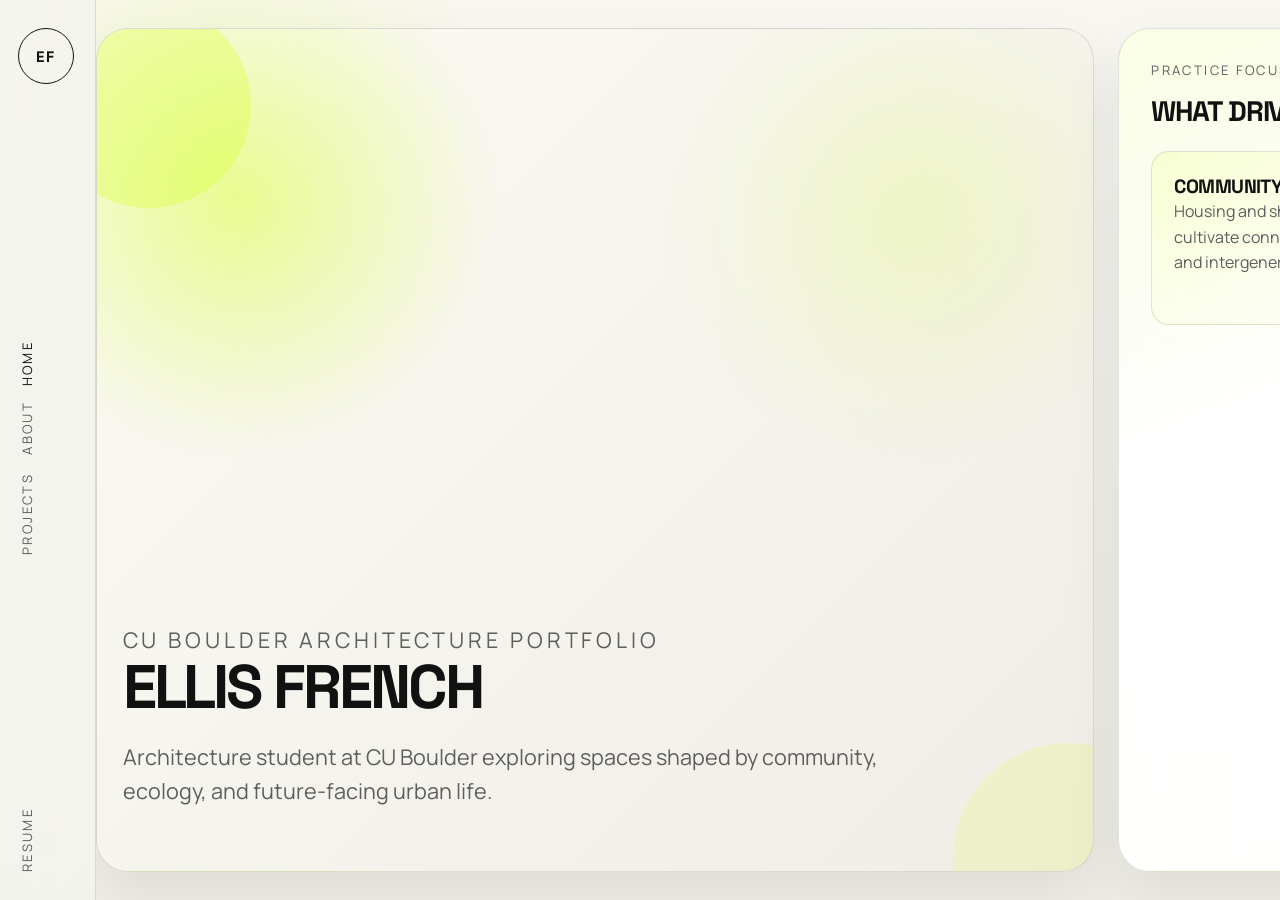
<file: index.html>
<!DOCTYPE html>
<html lang="en">
  <head>
    <meta charset="UTF-8" />
    <meta name="viewport" content="width=device-width, initial-scale=1.0" />
    <title>Ellis French | Architecture Portfolio</title>
    <meta
      name="description"
      content="Architecture portfolio featuring community-centered housing, ecological education, and speculative civic design work."
    />
    <link rel="preconnect" href="https://fonts.googleapis.com" />
    <link rel="preconnect" href="https://fonts.gstatic.com" crossorigin />
    <link
      href="https://fonts.googleapis.com/css2?family=Manrope:wght@400;500;600;700;800&family=Space+Grotesk:wght@500;700&display=swap"
      rel="stylesheet"
    />
    <link rel="stylesheet" href="styles.css" />
  </head>
  <body class="home-page">
    <div class="cursor-orb" data-cursor-orb aria-hidden="true"></div>
    <div class="site-shell">
      <nav class="side-nav" aria-label="Primary">
        <a class="brand-mark" href="index.html" aria-label="Homepage">EF</a>
        <div class="nav-links">
          <a class="nav-link" href="index.html" aria-current="page">Home</a>
          <a class="nav-link" href="about.html">About</a>
          <a class="nav-link" href="#projects">Projects</a>
        </div>
        <div class="nav-footer">
          <a class="resume-link" href="assets/resume/resume.pdf" target="_blank" rel="noopener">Resume</a>
        </div>
      </nav>

      <main class="page page-horizontal">
        <section class="hero">
          <div class="hero-copy">
            <p class="eyebrow">CU Boulder Architecture Portfolio</p>
            <h1>Ellis French</h1>
            <p>
              Architecture student at CU Boulder exploring spaces shaped by community, ecology, and future-facing urban life.
            </p>
          </div>
        </section>

        <section class="section">
          <div class="section-header">
            <div>
              <p class="section-label">Practice Focus</p>
              <h2 class="section-title">What Drives The Work</h2>
            </div>
          </div>
          <div class="rail">
            <article class="rail-card">
              <h3 class="info-title">Community</h3>
              <p class="info-copy">
                Housing and shared spaces that cultivate connection, wellbeing, and intergenerational support.
              </p>
            </article>
            <article class="rail-card">
              <h3 class="info-title">Ecology</h3>
              <p class="info-copy">
                Spatial systems that reveal environmental relationships and invite stewardship through experience.
              </p>
            </article>
            <article class="rail-card">
              <h3 class="info-title">Speculation</h3>
              <p class="info-copy">
                Forward-looking proposals that explore how architecture mediates civic life, technology, and public access.
              </p>
            </article>
          </div>
        </section>

        <section class="section" id="projects">
          <div class="section-header">
            <div>
              <p class="section-label">Selected Work</p>
              <h2 class="section-title">Projects</h2>
            </div>
            <p class="footer-copy">Each project page includes the complete image set and full description.</p>
          </div>

          <div class="project-grid">
            <a class="project-card" href="project-building-intergenerational-bonds.html" data-hover-label="Open">
              <div class="project-card-media">
                <img
                  src="assets/projects/building-intergenerational-bonds/Image10_000.jpg"
                  alt="Exterior rendering of affordable intergenerational housing project"
                />
              </div>
              <div class="project-card-body">
                <div>
                  <p class="project-tag">Housing / Community</p>
                  <h3>Building Intergenerational Bonds</h3>
                </div>
                <p>
                  Affordable co-housing for families and seniors, layering community space, private space, and
                  connected clusters of units within a compact urban site.
                </p>
                <div class="project-card-footer">
                  <span class="arrow-link">View Project</span>
                  <span class="project-tag">14 images</span>
                </div>
              </div>
            </a>

            <a class="project-card" href="project-prompting-ecosystem-education.html" data-hover-label="Open">
              <div class="project-card-media">
                <img
                  src="assets/projects/prompting-ecosystem-education/perspective_render.jpg"
                  alt="Waterside rendering for ecosystem education project"
                />
              </div>
              <div class="project-card-body">
                <div>
                  <p class="project-tag">Landscape / Education</p>
                  <h3>Prompting Ecosystem Education</h3>
                </div>
                <p>
                  An interactive river-edge intervention in downtown Denver that reveals watershed relationships while
                  collecting and filtering runoff water.
                </p>
                <div class="project-card-footer">
                  <span class="arrow-link">View Project</span>
                  <span class="project-tag">5 images</span>
                </div>
              </div>
            </a>

            <a class="project-card" href="project-rethinking-ai-data-centers.html" data-hover-label="Open">
              <div class="project-card-media">
                <img
                  src="assets/projects/rethinking-ai-data-centers/multivalent_drawing.png"
                  alt="Axonometric drawing of speculative AI data center concept"
                />
              </div>
              <div class="project-card-body">
                <div>
                  <p class="project-tag">Speculation / Civic Tech</p>
                  <h3>Rethinking AI Data Centers</h3>
                </div>
                <p>
                  A speculative reimagining of data centers as local community hubs built from adaptable nodes that
                  mediate new forms of interaction between people and AI.
                </p>
                <div class="project-card-footer">
                  <span class="arrow-link">View Project</span>
                  <span class="project-tag">6 images</span>
                </div>
              </div>
            </a>
          </div>
        </section>

        <footer class="site-footer">
          <p class="footer-copy">For collaborations, internships, and conversations: ellisfrench22@gmail.com</p>
          <div class="footer-actions">
            <a class="button-link" href="about.html">About</a>
            <a class="button-link" href="assets/resume/resume.pdf" target="_blank" rel="noopener">Download Resume</a>
          </div>
        </footer>
      </main>
    </div>

    <script src="script.js"></script>
  </body>
</html>
</file>
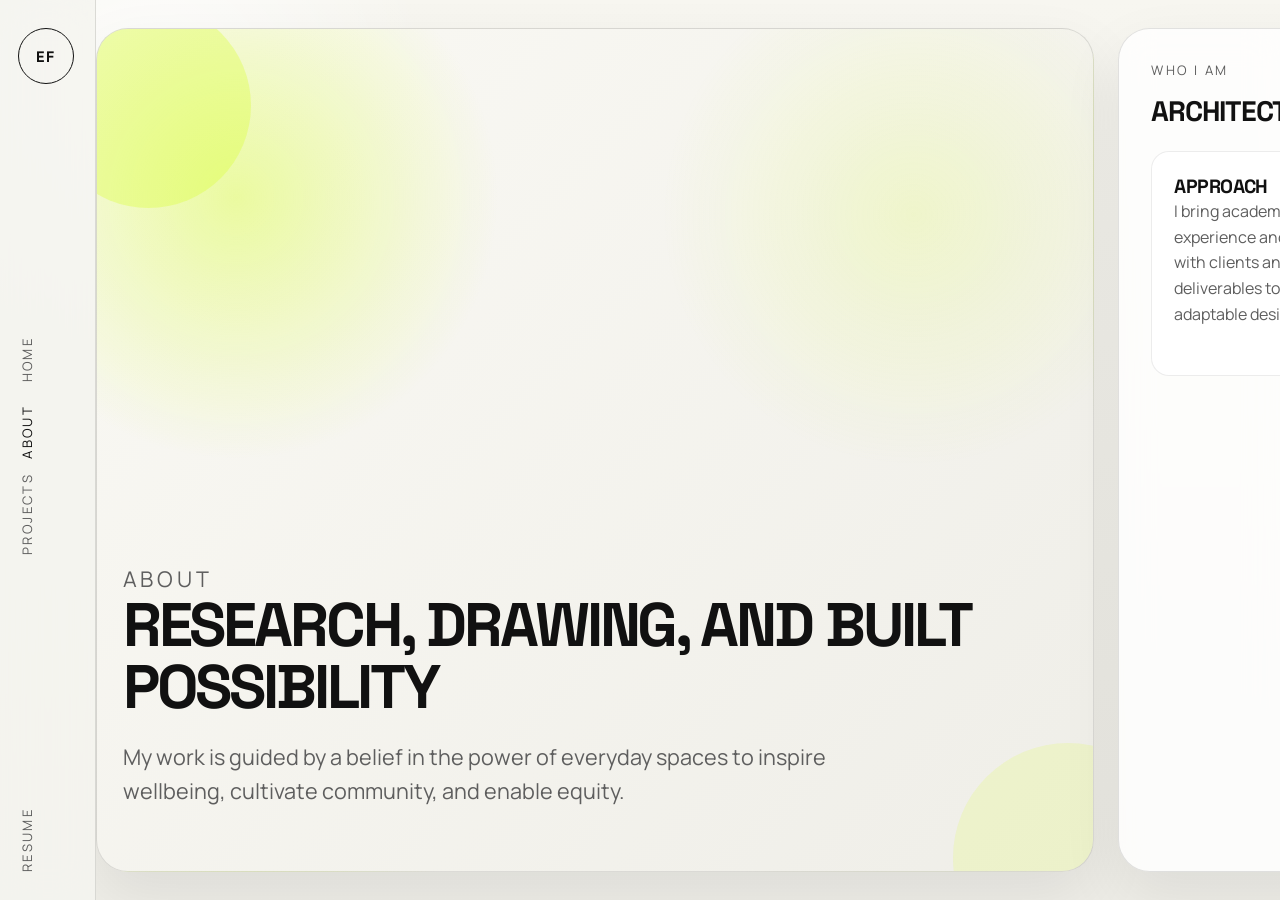
<file: about.html>
<!DOCTYPE html>
<html lang="en">
  <head>
    <meta charset="UTF-8" />
    <meta name="viewport" content="width=device-width, initial-scale=1.0" />
    <title>About | Ellis French</title>
    <meta
      name="description"
      content="About page for a CU Boulder architecture student focused on community, ecological design, and research-informed practice."
    />
    <link rel="preconnect" href="https://fonts.googleapis.com" />
    <link rel="preconnect" href="https://fonts.gstatic.com" crossorigin />
    <link
      href="https://fonts.googleapis.com/css2?family=Manrope:wght@400;500;600;700;800&family=Space+Grotesk:wght@500;700&display=swap"
      rel="stylesheet"
    />
    <link rel="stylesheet" href="styles.css" />
  </head>
  <body>
    <div class="cursor-orb" data-cursor-orb aria-hidden="true"></div>
    <div class="site-shell">
      <nav class="side-nav" aria-label="Primary">
        <a class="brand-mark" href="index.html" aria-label="Homepage">EF</a>
        <div class="nav-links">
          <a class="nav-link" href="index.html">Home</a>
          <a class="nav-link" href="about.html" aria-current="page">About</a>
          <a class="nav-link" href="index.html#projects">Projects</a>
        </div>
        <div class="nav-footer">
          <a class="resume-link" href="assets/resume/resume.pdf" target="_blank" rel="noopener">Resume</a>
        </div>
      </nav>

      <main class="page page-horizontal">
        <section class="hero">
          <div class="hero-copy">
            <p class="eyebrow">About</p>
            <h1>Research, Drawing, And Built Possibility</h1>
            <p>
              My work is guided by a belief in the power of everyday spaces to inspire wellbeing, cultivate
              community, and enable equity.
            </p>
          </div>
        </section>

        <section class="section">
          <div class="section-header">
            <div>
              <p class="section-label">Who I Am</p>
              <h2 class="section-title">Architecture Student At CU Boulder</h2>
            </div>
          </div>
          <div class="info-grid">
            <article class="info-card">
              <h3 class="info-title">Approach</h3>
              <p class="info-copy">
                I bring academic research experience and real-world work with clients and design deliverables to a
                comprehensive, adaptable design process.
              </p>
            </article>
            <article class="info-card">
              <h3 class="info-title">Specializations</h3>
              <p class="info-copy">
                Community-centered housing, ecological education spaces, speculative civic design, and visual
                storytelling through drawings, sections, diagrams, and immersive renderings.
              </p>
            </article>
            <article class="info-card">
              <h3 class="info-title">Experience</h3>
              <p class="info-copy">
                Experience includes an internship at Caddis Collaborative and research assistant work with the BioMod
                Lab at the University of Colorado Boulder.
              </p>
            </article>
          </div>
        </section>

        <section class="section">
          <div class="section-header">
            <div>
              <p class="section-label">What I Do</p>
              <h2 class="section-title">Current Focus</h2>
            </div>
          </div>
          <div class="stats-grid">
            <article class="stat-card">
              <p class="stat-value">01</p>
              <p class="stat-label">Designing shared spaces that support connection, care, and daily belonging.</p>
            </article>
            <article class="stat-card">
              <p class="stat-value">02</p>
              <p class="stat-label">Building environmental literacy through spatial experiences tied to site and systems.</p>
            </article>
            <article class="stat-card">
              <p class="stat-value">03</p>
              <p class="stat-label">Testing future architectural typologies that respond to technology and civic life.</p>
            </article>
          </div>
        </section>

        <footer class="site-footer">
          <p class="footer-copy">Reach out at ellisfrench22@gmail.com or open the resume for full experience details.</p>
          <div class="footer-actions">
            <a class="button-link" href="assets/resume/resume.pdf" target="_blank" rel="noopener">Download Resume</a>
            <a class="button-link" href="index.html#projects">View Projects</a>
          </div>
        </footer>
      </main>
    </div>

    <script src="script.js"></script>
  </body>
</html>
</file>
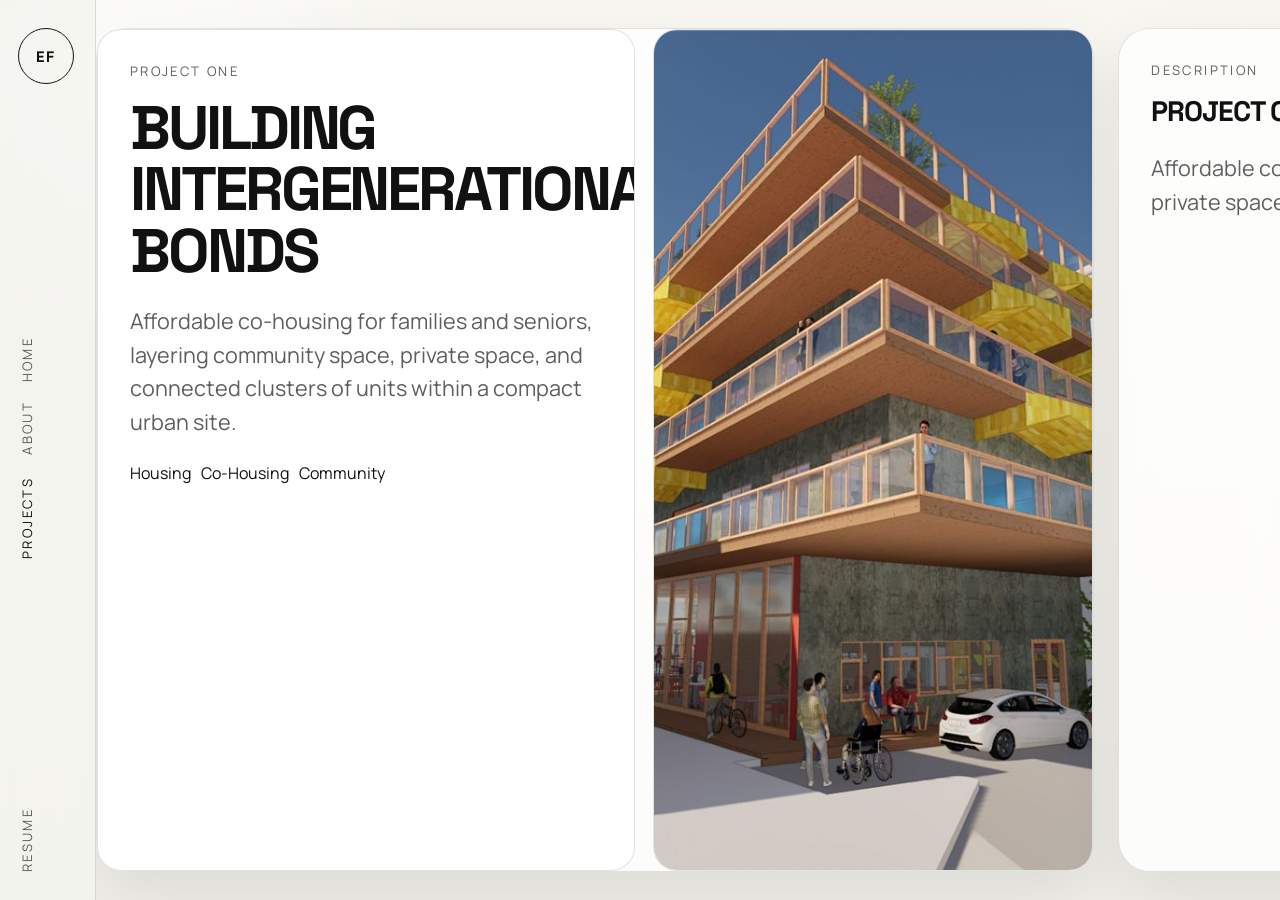
<file: project-building-intergenerational-bonds.html>
<!DOCTYPE html>
<html lang="en">
  <head>
    <meta charset="UTF-8" />
    <meta name="viewport" content="width=device-width, initial-scale=1.0" />
    <title>Building Intergenerational Bonds | Ellis French</title>
    <meta
      name="description"
      content="Affordable intergenerational co-housing project with layered community and private spaces."
    />
    <link rel="preconnect" href="https://fonts.googleapis.com" />
    <link rel="preconnect" href="https://fonts.gstatic.com" crossorigin />
    <link
      href="https://fonts.googleapis.com/css2?family=Manrope:wght@400;500;600;700;800&family=Space+Grotesk:wght@500;700&display=swap"
      rel="stylesheet"
    />
    <link rel="stylesheet" href="styles.css" />
  </head>
  <body class="page-bonds">
    <div class="cursor-orb" data-cursor-orb aria-hidden="true"></div>
    <div class="site-shell">
      <nav class="side-nav" aria-label="Primary">
        <a class="brand-mark" href="index.html" aria-label="Homepage">EF</a>
        <div class="nav-links">
          <a class="nav-link" href="index.html">Home</a>
          <a class="nav-link" href="about.html">About</a>
          <a class="nav-link" href="index.html#projects" aria-current="page">Projects</a>
        </div>
        <div class="nav-footer">
          <a class="resume-link" href="assets/resume/resume.pdf" target="_blank" rel="noopener">Resume</a>
        </div>
      </nav>

      <main class="page page-horizontal">
        <section class="project-hero">
          <div class="project-panel">
            <p class="eyebrow">Project One</p>
            <h1 class="page-title">Building Intergenerational Bonds</h1>
            <p class="project-summary">
              Affordable co-housing for families and seniors, layering community space, private space, and connected
              clusters of units within a compact urban site.
            </p>
            <div class="project-meta">
              <span class="pill">Housing</span>
              <span class="pill">Co-Housing</span>
              <span class="pill">Community</span>
            </div>
          </div>
          <div class="project-cover">
            <img
              src="assets/projects/building-intergenerational-bonds/Image10_000.jpg"
              alt="Perspective of intergenerational housing exterior"
            />
          </div>
        </section>

        <section class="section">
          <div class="section-header">
            <div>
              <p class="section-label">Description</p>
              <h2 class="section-title">Project Overview</h2>
            </div>
          </div>
          <p class="lede">
            Affordable co-housing for families and seniors, layering community space, private space, and connected
            clusters of units within a compact urban site.
          </p>
        </section>

        <section class="section">
          <div class="section-header">
            <div>
              <p class="section-label">Full Gallery</p>
              <h2 class="section-title">Images</h2>
            </div>
          </div>
          <div class="gallery-grid">
            <figure class="gallery-item wide">
              <img src="assets/projects/building-intergenerational-bonds/Image10_000.jpg" alt="Exterior rendering" />
              <figcaption class="gallery-caption">Exterior rendering showing the project within its urban context.</figcaption>
            </figure>
            <figure class="gallery-item">
              <img src="assets/projects/building-intergenerational-bonds/Image1.jpg" alt="Interior community rendering" />
              <figcaption class="gallery-caption">Interior community space emphasizing color, openness, and activity.</figcaption>
            </figure>
            <figure class="gallery-item">
              <img src="assets/projects/building-intergenerational-bonds/Image12.jpg" alt="Atrium rendering" />
              <figcaption class="gallery-caption">Sectional interior view of circulation and social overlap.</figcaption>
            </figure>
            <figure class="gallery-item">
              <img src="assets/projects/building-intergenerational-bonds/Image3.jpg" alt="Shared dining rendering" />
              <figcaption class="gallery-caption">Shared dining and work area designed for daily interaction.</figcaption>
            </figure>
            <figure class="gallery-item">
              <img src="assets/projects/building-intergenerational-bonds/Image4.jpg" alt="Residential interior rendering" />
              <figcaption class="gallery-caption">Residential interior balancing privacy and warmth.</figcaption>
            </figure>
            <figure class="gallery-item">
              <img src="assets/projects/building-intergenerational-bonds/Image5.jpg" alt="Lobby rendering" />
              <figcaption class="gallery-caption">Circulation and arrival space with strong color zoning.</figcaption>
            </figure>
            <figure class="gallery-item">
              <img src="assets/projects/building-intergenerational-bonds/Image6.jpg" alt="Upper level rendering" />
              <figcaption class="gallery-caption">Upper-level shared space with generous daylight.</figcaption>
            </figure>
            <figure class="gallery-item">
              <img src="assets/projects/building-intergenerational-bonds/Image7.jpg" alt="Outdoor terrace rendering" />
              <figcaption class="gallery-caption">Outdoor terrace programmed for gathering and recreation.</figcaption>
            </figure>
            <figure class="gallery-item">
              <img src="assets/projects/building-intergenerational-bonds/Image8.jpg" alt="Nighttime exterior rendering" />
              <figcaption class="gallery-caption">Evening exterior view highlighting accessibility and comfort.</figcaption>
            </figure>
            <figure class="gallery-item wide">
              <img src="assets/projects/building-intergenerational-bonds/diagram_1.png" alt="Concept diagram" />
              <figcaption class="gallery-caption">Concept diagram outlining spatial layering strategies.</figcaption>
            </figure>
            <figure class="gallery-item wide">
              <img src="assets/projects/building-intergenerational-bonds/diagram_2.png" alt="Axonometric diagram" />
              <figcaption class="gallery-caption">Axonometric diagram showing community and unit organization.</figcaption>
            </figure>
            <figure class="gallery-item wide">
              <img src="assets/projects/building-intergenerational-bonds/floorplans_1.png" alt="Floor plan drawing" />
              <figcaption class="gallery-caption">Primary floor plan situating shared amenities and circulation.</figcaption>
            </figure>
            <figure class="gallery-item wide">
              <img src="assets/projects/building-intergenerational-bonds/floorplans_2.png" alt="Unit cluster floor plans" />
              <figcaption class="gallery-caption">Unit cluster studies comparing household arrangements.</figcaption>
            </figure>
            <figure class="gallery-item wide">
              <img src="assets/projects/building-intergenerational-bonds/floorplan_3.png" alt="Detailed plan drawing" />
              <figcaption class="gallery-caption">Detailed plan communicating one key housing configuration.</figcaption>
            </figure>
          </div>
        </section>

        <footer class="site-footer">
          <p class="footer-copy">Return to the full portfolio or download the resume for more context.</p>
          <div class="footer-actions">
            <a class="button-link" href="index.html#projects">Back To Projects</a>
            <a class="button-link" href="assets/resume/resume.pdf" target="_blank" rel="noopener">Download Resume</a>
          </div>
        </footer>
      </main>
    </div>

    <script src="script.js"></script>
  </body>
</html>
</file>
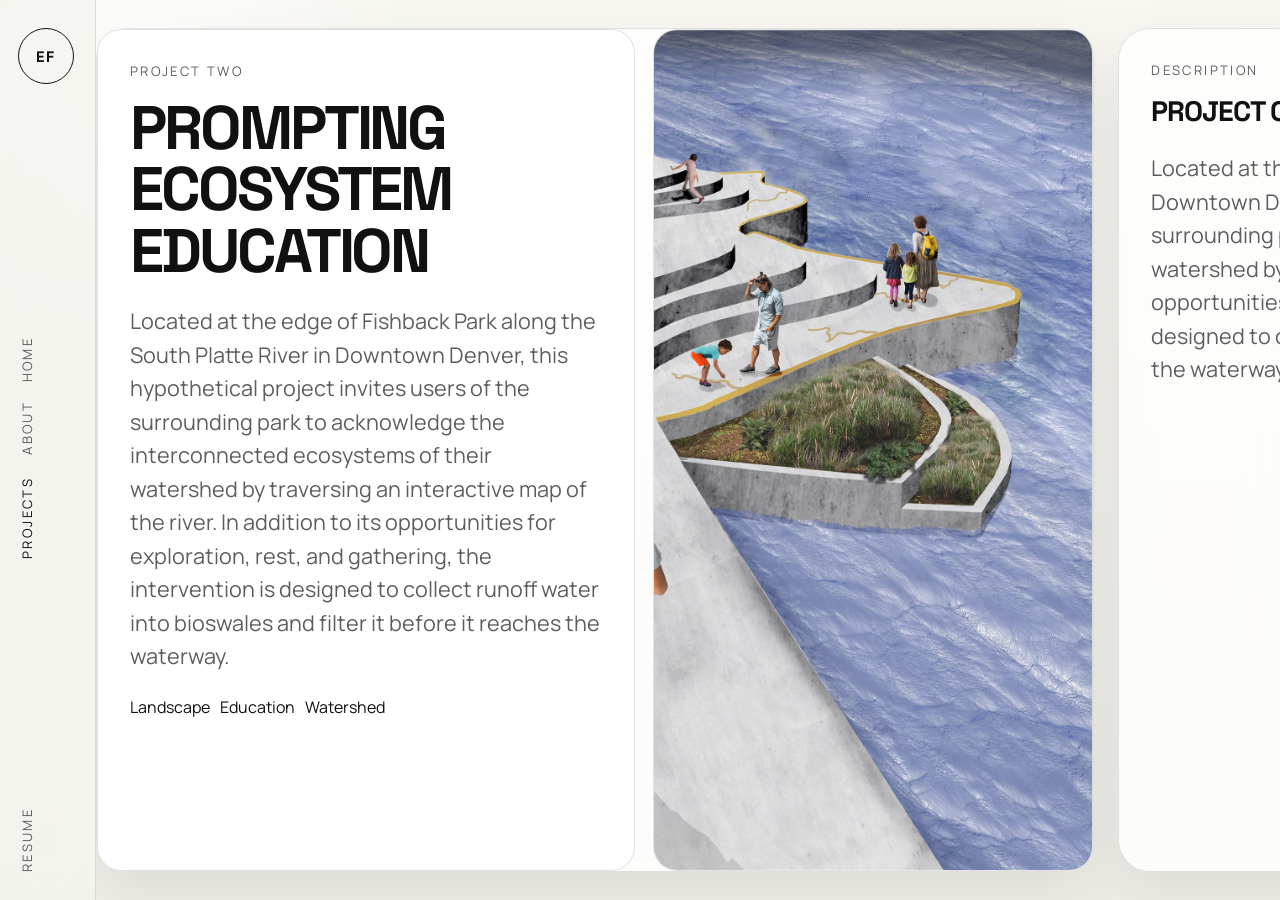
<file: project-prompting-ecosystem-education.html>
<!DOCTYPE html>
<html lang="en">
  <head>
    <meta charset="UTF-8" />
    <meta name="viewport" content="width=device-width, initial-scale=1.0" />
    <title>Prompting Ecosystem Education | Ellis French</title>
    <meta
      name="description"
      content="Interactive river-edge project designed to reveal watershed systems and filter runoff."
    />
    <link rel="preconnect" href="https://fonts.googleapis.com" />
    <link rel="preconnect" href="https://fonts.gstatic.com" crossorigin />
    <link
      href="https://fonts.googleapis.com/css2?family=Manrope:wght@400;500;600;700;800&family=Space+Grotesk:wght@500;700&display=swap"
      rel="stylesheet"
    />
    <link rel="stylesheet" href="styles.css" />
  </head>
  <body class="page-ecosystem">
    <div class="cursor-orb" data-cursor-orb aria-hidden="true"></div>
    <div class="site-shell">
      <nav class="side-nav" aria-label="Primary">
        <a class="brand-mark" href="index.html" aria-label="Homepage">EF</a>
        <div class="nav-links">
          <a class="nav-link" href="index.html">Home</a>
          <a class="nav-link" href="about.html">About</a>
          <a class="nav-link" href="index.html#projects" aria-current="page">Projects</a>
        </div>
        <div class="nav-footer">
          <a class="resume-link" href="assets/resume/resume.pdf" target="_blank" rel="noopener">Resume</a>
        </div>
      </nav>

      <main class="page page-horizontal">
        <section class="project-hero">
          <div class="project-panel">
            <p class="eyebrow">Project Two</p>
            <h1 class="page-title">Prompting Ecosystem Education</h1>
            <p class="project-summary">
              Located at the edge of Fishback Park along the South Platte River in Downtown Denver, this hypothetical
              project invites users of the surrounding park to acknowledge the interconnected ecosystems of their
              watershed by traversing an interactive map of the river. In addition to its opportunities for
              exploration, rest, and gathering, the intervention is designed to collect runoff water into bioswales
              and filter it before it reaches the waterway.
            </p>
            <div class="project-meta">
              <span class="pill">Landscape</span>
              <span class="pill">Education</span>
              <span class="pill">Watershed</span>
            </div>
          </div>
          <div class="project-cover">
            <img
              src="assets/projects/prompting-ecosystem-education/perspective_render.jpg"
              alt="Perspective rendering of river-edge intervention"
            />
          </div>
        </section>

        <section class="section">
          <div class="section-header">
            <div>
              <p class="section-label">Description</p>
              <h2 class="section-title">Project Overview</h2>
            </div>
          </div>
          <p class="lede">
            Located at the edge of Fishback Park along the South Platte River in Downtown Denver, this hypothetical
            project invites users of the surrounding park to acknowledge the interconnected ecosystems of their
            watershed by traversing an interactive map of the river. In addition to its opportunities for exploration,
            rest, and gathering, the intervention is designed to collect runoff water into bioswales and filter it
            before it reaches the waterway.
          </p>
        </section>

        <section class="section">
          <div class="section-header">
            <div>
              <p class="section-label">Full Gallery</p>
              <h2 class="section-title">Images</h2>
            </div>
          </div>
          <div class="gallery-grid">
            <figure class="gallery-item wide">
              <img src="assets/projects/prompting-ecosystem-education/perspective_render.jpg" alt="Perspective rendering" />
              <figcaption class="gallery-caption">Perspective view of the interactive river-edge experience.</figcaption>
            </figure>
            <figure class="gallery-item wide">
              <img src="assets/projects/prompting-ecosystem-education/site_render.jpg" alt="Site rendering" />
              <figcaption class="gallery-caption">Plan-oriented site rendering relating the intervention to the river.</figcaption>
            </figure>
            <figure class="gallery-item wide">
              <img src="assets/projects/prompting-ecosystem-education/parti_diagram.png" alt="Parti diagram" />
              <figcaption class="gallery-caption">Parti diagram summarizing watershed mapping and movement.</figcaption>
            </figure>
            <figure class="gallery-item wide">
              <img src="assets/projects/prompting-ecosystem-education/section_render_1.png" alt="Section rendering B" />
              <figcaption class="gallery-caption">Section study illustrating the relationship between landform and use.</figcaption>
            </figure>
            <figure class="gallery-item wide">
              <img src="assets/projects/prompting-ecosystem-education/section_render_2.png" alt="Section rendering A" />
              <figcaption class="gallery-caption">Companion section emphasizing occupation, planting, and grading.</figcaption>
            </figure>
          </div>
        </section>

        <footer class="site-footer">
          <p class="footer-copy">Return to the full portfolio or download the resume for more context.</p>
          <div class="footer-actions">
            <a class="button-link" href="index.html#projects">Back To Projects</a>
            <a class="button-link" href="assets/resume/resume.pdf" target="_blank" rel="noopener">Download Resume</a>
          </div>
        </footer>
      </main>
    </div>

    <script src="script.js"></script>
  </body>
</html>
</file>
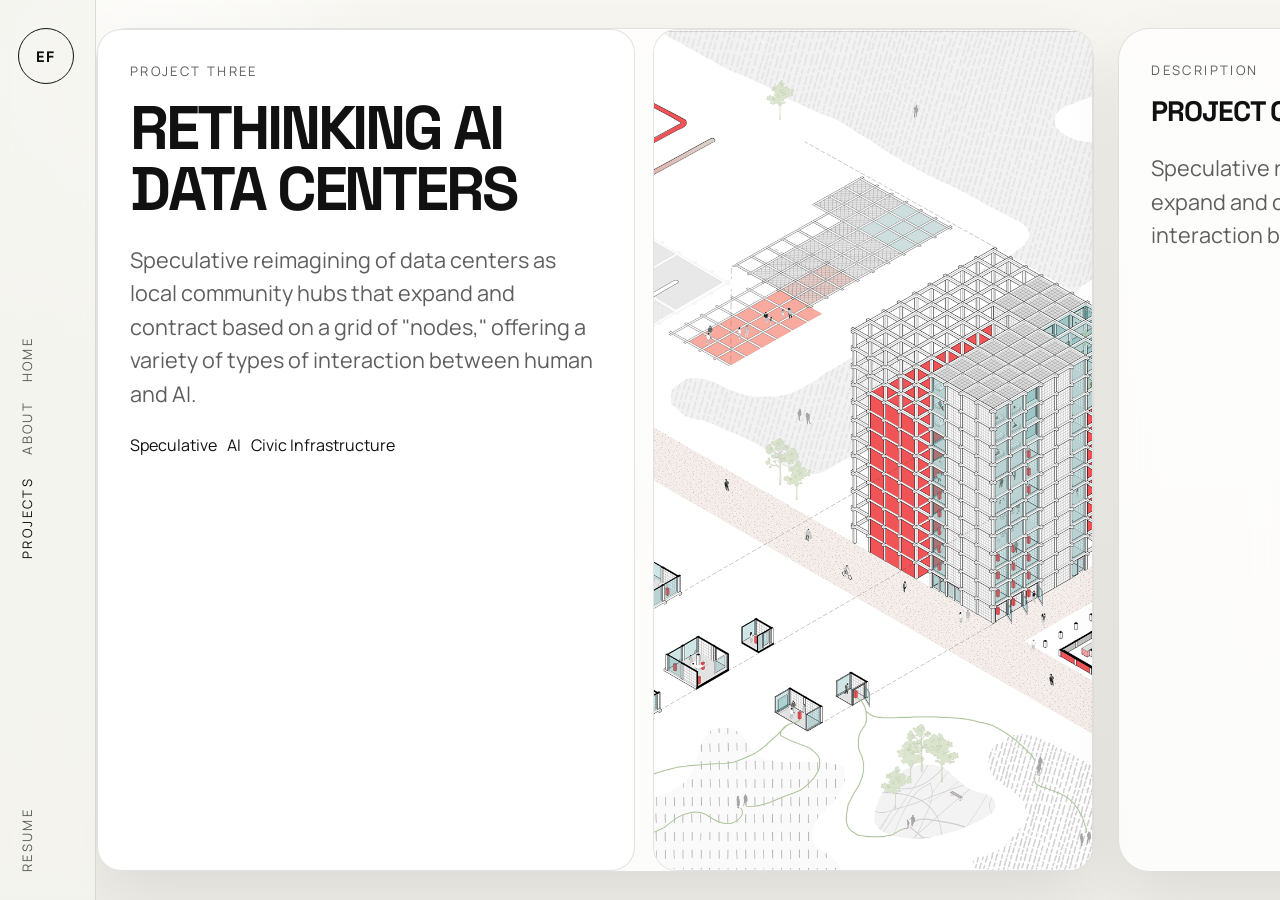
<file: project-rethinking-ai-data-centers.html>
<!DOCTYPE html>
<html lang="en">
  <head>
    <meta charset="UTF-8" />
    <meta name="viewport" content="width=device-width, initial-scale=1.0" />
    <title>Rethinking AI Data Centers | Ellis French</title>
    <meta
      name="description"
      content="Speculative proposal that reimagines data centers as adaptable local community hubs."
    />
    <link rel="preconnect" href="https://fonts.googleapis.com" />
    <link rel="preconnect" href="https://fonts.gstatic.com" crossorigin />
    <link
      href="https://fonts.googleapis.com/css2?family=Manrope:wght@400;500;600;700;800&family=Space+Grotesk:wght@500;700&display=swap"
      rel="stylesheet"
    />
    <link rel="stylesheet" href="styles.css" />
  </head>
  <body class="page-ai">
    <div class="cursor-orb" data-cursor-orb aria-hidden="true"></div>
    <div class="site-shell">
      <nav class="side-nav" aria-label="Primary">
        <a class="brand-mark" href="index.html" aria-label="Homepage">EF</a>
        <div class="nav-links">
          <a class="nav-link" href="index.html">Home</a>
          <a class="nav-link" href="about.html">About</a>
          <a class="nav-link" href="index.html#projects" aria-current="page">Projects</a>
        </div>
        <div class="nav-footer">
          <a class="resume-link" href="assets/resume/resume.pdf" target="_blank" rel="noopener">Resume</a>
        </div>
      </nav>

      <main class="page page-horizontal">
        <section class="project-hero">
          <div class="project-panel">
            <p class="eyebrow">Project Three</p>
            <h1 class="page-title">Rethinking AI Data Centers</h1>
            <p class="project-summary">
              Speculative reimagining of data centers as local community hubs that expand and contract based on a grid of "nodes,"
              offering a variety of types of interaction between human and AI.
            </p>
            <div class="project-meta">
              <span class="pill">Speculative</span>
              <span class="pill">AI</span>
              <span class="pill">Civic Infrastructure</span>
            </div>
          </div>
          <div class="project-cover">
            <img
              src="assets/projects/rethinking-ai-data-centers/multivalent_drawing.png"
              alt="Multivalent drawing of reimagined AI data center"
            />
          </div>
        </section>

        <section class="section">
          <div class="section-header">
            <div>
              <p class="section-label">Description</p>
              <h2 class="section-title">Project Overview</h2>
            </div>
          </div>
          <p class="lede">
            Speculative reimagining of data centers as local community hubs that expand and contract based on a grid of
            "nodes," offering a variety of types of interaction between human and AI.
          </p>
        </section>

        <section class="section">
          <div class="section-header">
            <div>
              <p class="section-label">Full Gallery</p>
              <h2 class="section-title">Images</h2>
            </div>
          </div>
          <div class="gallery-grid">
            <figure class="gallery-item wide">
              <img src="assets/projects/rethinking-ai-data-centers/multivalent_drawing.png" alt="Axonometric drawing" />
              <figcaption class="gallery-caption">Overall drawing describing the data center as civic infrastructure.</figcaption>
            </figure>
            <figure class="gallery-item">
              <img src="assets/projects/rethinking-ai-data-centers/model_1.jpg" alt="Model photo one" />
              <figcaption class="gallery-caption">Physical model exploring the node-based formal system.</figcaption>
            </figure>
            <figure class="gallery-item">
              <img src="assets/projects/rethinking-ai-data-centers/model_2.jpg" alt="Model photo two" />
              <figcaption class="gallery-caption">Model elevation emphasizing expansion and contraction across the grid.</figcaption>
            </figure>
            <figure class="gallery-item">
              <img src="assets/projects/rethinking-ai-data-centers/model_3.jpg" alt="Model detail photo" />
              <figcaption class="gallery-caption">Detail photograph of the structural and interaction logic.</figcaption>
            </figure>
            <figure class="gallery-item">
              <img src="assets/projects/rethinking-ai-data-centers/model_4.jpg" alt="Model close-up" />
              <figcaption class="gallery-caption">Close-up view of the translucent node system.</figcaption>
            </figure>
            <figure class="gallery-item wide">
              <img src="assets/projects/rethinking-ai-data-centers/model_5.jpg" alt="Context model photo" />
              <figcaption class="gallery-caption">Model placed in context to suggest neighborhood-scale impact.</figcaption>
            </figure>
          </div>
        </section>

        <footer class="site-footer">
          <p class="footer-copy">Return to the full portfolio or download the resume for more context.</p>
          <div class="footer-actions">
            <a class="button-link" href="index.html#projects">Back To Projects</a>
            <a class="button-link" href="assets/resume/resume.pdf" target="_blank" rel="noopener">Download Resume</a>
          </div>
        </footer>
      </main>
    </div>

    <script src="script.js"></script>
  </body>
</html>
</file>
<file: styles.css>
:root {
  --bg: #f5f4ef;
  --surface: rgba(255, 255, 255, 0.8);
  --surface-strong: rgba(255, 255, 255, 0.92);
  --text: #111111;
  --muted: #5e5e5e;
  --line: rgba(17, 17, 17, 0.12);
  --shadow: 0 24px 60px rgba(17, 17, 17, 0.08);
  --radius-xl: 32px;
  --radius-lg: 24px;
  --radius-md: 18px;
  --nav-width: 96px;
  --panel-width: min(78vw, 1120px);
  --display-font: "Space Grotesk", sans-serif;
  --body-font: "Manrope", sans-serif;
  --accent: #d8ff2f;
  --accent-soft: rgba(216, 255, 47, 0.18);
  --hero-gradient:
    radial-gradient(circle at 14% 20%, rgba(216, 255, 47, 0.42), transparent 24%),
    radial-gradient(circle at 82% 22%, rgba(216, 255, 47, 0.18), transparent 24%),
    linear-gradient(135deg, #faf9f4 0%, #efeee8 100%);
}

* {
  box-sizing: border-box;
}

html {
  scroll-behavior: smooth;
}

body {
  margin: 0;
  font-family: var(--body-font);
  color: var(--text);
  background:
    radial-gradient(circle at 12% 10%, rgba(255, 255, 255, 0.86), transparent 20%),
    linear-gradient(180deg, #f7f6f0 0%, #efeee8 100%);
}

body.home-page {
  background:
    radial-gradient(circle at 18% 14%, rgba(216, 255, 47, 0.2), transparent 20%),
    linear-gradient(180deg, #f8f7f1 0%, #efeee7 100%);
}

body.page-bonds,
body.page-ecosystem,
body.page-ai {
  --accent: #d8ff2f;
  --accent-soft: rgba(216, 255, 47, 0.14);
}

img {
  display: block;
  max-width: 100%;
}

a {
  color: inherit;
  text-decoration: none;
}

.site-shell {
  min-height: 100vh;
  padding-left: var(--nav-width);
}

.side-nav {
  position: fixed;
  inset: 0 auto 0 0;
  width: var(--nav-width);
  padding: 28px 18px;
  display: flex;
  flex-direction: column;
  justify-content: space-between;
  border-right: 1px solid var(--line);
  backdrop-filter: blur(18px);
  background: rgba(245, 244, 239, 0.82);
  z-index: 30;
}

.brand-mark {
  width: 56px;
  height: 56px;
  border-radius: 50%;
  border: 1px solid var(--text);
  display: grid;
  place-items: center;
  font-family: var(--display-font);
  font-size: 0.95rem;
  font-weight: 700;
  letter-spacing: 0.12em;
  text-transform: uppercase;
}

.nav-links,
.nav-footer {
  display: flex;
  flex-direction: column;
  gap: 18px;
}

.nav-link,
.resume-link {
  font-size: 0.82rem;
  letter-spacing: 0.18em;
  text-transform: uppercase;
  color: var(--muted);
  writing-mode: vertical-rl;
  transform: rotate(180deg);
  transition: color 180ms ease, transform 180ms ease;
}

.nav-link:hover,
.nav-link[aria-current="page"],
.resume-link:hover {
  color: var(--text);
  transform: rotate(180deg) translateY(-4px);
}

.page {
  padding: 28px 0;
}

.page.page-horizontal {
  display: flex;
  gap: 24px;
  align-items: flex-start;
  overflow-x: auto;
  overflow-y: visible;
  min-height: 100vh;
  padding: 28px 24px 28px 0;
  scrollbar-width: none;
}

.page.page-horizontal::-webkit-scrollbar {
  display: none;
}

.page.page-horizontal > * {
  flex: 0 0 var(--panel-width);
  height: calc(100vh - 56px);
  margin-top: 0;
  scroll-snap-align: start;
}

.page.page-horizontal > .site-footer {
  flex-basis: min(34vw, 420px);
}

.hero,
.section,
.project-hero,
.site-footer {
  border: 1px solid var(--line);
  border-radius: var(--radius-xl);
  background: var(--surface);
  box-shadow: var(--shadow);
}

.hero,
.section,
.site-footer,
.project-panel,
.project-cover,
.gallery-item,
.project-card,
.rail-card,
.info-card,
.stat-card {
  backdrop-filter: blur(16px);
}

.hero,
.section,
.site-footer,
.project-panel {
  overflow-y: auto;
  scrollbar-width: thin;
}

.hero {
  display: grid;
  align-items: end;
  padding: 48px clamp(1.25rem, 2vw, 2rem) clamp(2rem, 5vw, 4rem);
  background: var(--hero-gradient);
  position: relative;
  overflow: hidden;
}

.hero::before,
.hero::after {
  content: "";
  position: absolute;
  border-radius: 999px;
}

.hero::before {
  width: 16vw;
  height: 16vw;
  min-width: 140px;
  min-height: 140px;
  left: -4vw;
  top: -2vw;
  background: rgba(216, 255, 47, 0.34);
}

.hero::after {
  width: 18vw;
  height: 18vw;
  min-width: 160px;
  min-height: 160px;
  right: -7vw;
  bottom: -8vw;
  background: rgba(216, 255, 47, 0.16);
}

.home-page .hero {
  background:
    radial-gradient(circle at 14% 20%, rgba(216, 255, 47, 0.5), transparent 24%),
    radial-gradient(circle at 82% 22%, rgba(216, 255, 47, 0.2), transparent 24%),
    linear-gradient(135deg, #fbfaf4 0%, #efede6 100%);
}

.eyebrow,
.section-label {
  margin: 0 0 18px;
  font-size: 0.82rem;
  letter-spacing: 0.18em;
  text-transform: uppercase;
  color: var(--muted);
}

.hero-copy {
  max-width: 980px;
  position: relative;
  z-index: 1;
}

.hero h1,
.page-title {
  margin: 0;
  font-family: var(--display-font);
  font-size: clamp(2.4rem, 4.8vw, 5rem);
  line-height: 1;
  letter-spacing: -0.05em;
  text-transform: uppercase;
}

.hero p,
.lede,
.project-summary {
  max-width: 760px;
  margin: 22px 0 0;
  font-size: clamp(1rem, 1.7vw, 1.35rem);
  line-height: 1.55;
  color: var(--muted);
}

.cursor-orb {
  position: fixed;
  width: 14px;
  height: 14px;
  margin-left: -7px;
  margin-top: -7px;
  border-radius: 50%;
  background: #d8ff2f;
  box-shadow: 0 0 0 10px rgba(216, 255, 47, 0.14);
  pointer-events: none;
  z-index: 40;
  opacity: 0;
  transform: translate3d(0, 0, 0) scale(0.9);
  transition: opacity 120ms ease, transform 120ms ease;
}

.cursor-orb.is-visible {
  opacity: 1;
}

.cursor-orb.is-active {
  transform: translate3d(0, 0, 0) scale(1.25);
}

.section {
  padding: clamp(1.2rem, 3vw, 2rem);
}

.home-page .section:nth-of-type(1),
.home-page .section:nth-of-type(2) {
  background:
    linear-gradient(160deg, rgba(216, 255, 47, 0.12), rgba(255, 255, 255, 0.82) 36%),
    rgba(255, 255, 255, 0.78);
}

.section-header {
  display: flex;
  gap: 18px;
  justify-content: space-between;
  align-items: end;
  margin-bottom: 26px;
}

.section-title {
  margin: 0;
  font-family: var(--display-font);
  font-size: clamp(1.5rem, 2.2vw, 2.2rem);
  line-height: 1;
  letter-spacing: -0.04em;
  text-transform: uppercase;
}

.project-grid {
  display: grid;
  grid-template-columns: repeat(12, 1fr);
  gap: 18px;
}

.project-card {
  grid-column: span 4;
  display: flex;
  flex-direction: column;
  min-height: 100%;
  overflow: hidden;
  border-radius: var(--radius-md);
  background: var(--surface-strong);
  border: 1px solid rgba(17, 17, 17, 0.08);
  transition: transform 220ms ease, box-shadow 220ms ease, border-color 220ms ease;
}

.project-card:hover {
  transform: translateY(-8px);
  box-shadow: 0 28px 52px rgba(17, 17, 17, 0.1);
  border-color: rgba(17, 17, 17, 0.16);
}

.project-card:nth-child(1),
.project-card:nth-child(2),
.project-card:nth-child(3) {
  --card-accent: #d8ff2f;
}

.project-card-media {
  aspect-ratio: 1 / 0.82;
  overflow: hidden;
  background:
    linear-gradient(145deg, rgba(255, 255, 255, 0.22), rgba(17, 17, 17, 0.03)),
    var(--card-accent);
}

.project-card-media img {
  width: 100%;
  height: 100%;
  object-fit: cover;
  transition: transform 360ms ease, filter 220ms ease;
}

.project-card:hover .project-card-media img {
  transform: scale(1.04);
  filter: saturate(1.04);
}

.project-card-body {
  display: grid;
  gap: 14px;
  padding: 22px;
}

.project-card h3,
.stat-value,
.info-title {
  margin: 0;
  font-family: var(--display-font);
  font-size: clamp(1.1rem, 1.5vw, 1.45rem);
  letter-spacing: -0.03em;
  text-transform: uppercase;
}

.project-card p,
.info-copy,
.stat-label,
.gallery-caption,
.footer-copy {
  margin: 0;
  color: var(--muted);
  line-height: 1.6;
}

.project-card-footer {
  display: flex;
  justify-content: space-between;
  align-items: center;
  gap: 12px;
  padding-top: 4px;
}

.project-tag,
.arrow-link {
  font-size: 0.82rem;
  letter-spacing: 0.12em;
  text-transform: uppercase;
}

.arrow-link {
  color: var(--text);
}

.rail {
  display: flex;
  gap: 14px;
  overflow-x: auto;
  padding-bottom: 4px;
  scrollbar-width: none;
}

.rail::-webkit-scrollbar {
  display: none;
}

.rail-card {
  min-width: 280px;
  padding: 22px;
  border-radius: var(--radius-md);
  border: 1px solid var(--line);
  background: linear-gradient(145deg, rgba(216, 255, 47, 0.14), rgba(255, 255, 255, 0.88));
}

.info-grid,
.stats-grid {
  display: grid;
  grid-template-columns: repeat(3, minmax(0, 1fr));
  gap: 18px;
}

.info-card,
.stat-card {
  padding: 22px;
  border-radius: var(--radius-md);
  background: rgba(255, 255, 255, 0.84);
  border: 1px solid rgba(17, 17, 17, 0.08);
}

.project-hero {
  display: grid;
  grid-template-columns: minmax(0, 1.1fr) minmax(260px, 0.9fr);
  gap: 18px;
}

.project-panel,
.project-cover {
  min-height: 100%;
  border-radius: var(--radius-lg);
  overflow: hidden;
  border: 1px solid var(--line);
  background: var(--surface-strong);
}

.project-panel {
  padding: clamp(1.4rem, 3vw, 2rem);
}

.project-cover img {
  width: 100%;
  height: 100%;
  object-fit: cover;
}

.project-meta {
  display: flex;
  flex-wrap: wrap;
  gap: 10px;
  margin-top: 24px;
}

.gallery-grid {
  display: grid;
  grid-template-columns: repeat(12, 1fr);
  gap: 18px;
}

.gallery-item {
  grid-column: span 6;
  overflow: hidden;
  border-radius: var(--radius-md);
  border: 1px solid rgba(17, 17, 17, 0.08);
  background: rgba(255, 255, 255, 0.88);
}

.gallery-item.wide {
  grid-column: span 12;
}

.gallery-item img {
  width: 100%;
  height: 100%;
  object-fit: cover;
}

.gallery-caption {
  padding: 14px 16px 18px;
  font-size: 0.92rem;
}

.site-footer {
  padding: 28px clamp(1.2rem, 3vw, 2rem);
  display: flex;
  flex-direction: column;
  justify-content: space-between;
  gap: 16px;
  background: linear-gradient(180deg, rgba(255, 255, 255, 0.92), rgba(216, 255, 47, 0.1));
}

.footer-copy {
  font-size: 0.95rem;
}

.footer-actions {
  display: flex;
  flex-wrap: wrap;
  gap: 12px;
  align-items: center;
}

.button-link {
  display: inline-flex;
  align-items: center;
  justify-content: center;
  padding: 0.9rem 1.15rem;
  border-radius: 999px;
  border: 1px solid rgba(17, 17, 17, 0.12);
  background: rgba(255, 255, 255, 0.74);
  font-size: 0.82rem;
  letter-spacing: 0.12em;
  text-transform: uppercase;
  transition: transform 180ms ease, background 180ms ease;
}

.button-link:hover {
  transform: translateY(-2px);
  background: rgba(255, 255, 255, 0.92);
}

@media (max-width: 1120px) {
  .project-grid {
    grid-template-columns: repeat(2, 1fr);
  }

  .project-card {
    grid-column: auto;
  }

  .project-hero,
  .info-grid,
  .stats-grid {
    grid-template-columns: 1fr;
  }
}

@media (max-width: 760px) {
  :root {
    --nav-width: 0px;
    --panel-width: 100%;
  }

  .site-shell {
    padding-left: 0;
  }

  .side-nav {
    position: sticky;
    width: 100%;
    inset: 0;
    height: auto;
    flex-direction: row;
    align-items: center;
    justify-content: space-between;
    padding: 14px 16px;
    border-right: 0;
    border-bottom: 1px solid var(--line);
  }

  .nav-links,
  .nav-footer {
    flex-direction: row;
    align-items: center;
    gap: 12px;
  }

  .nav-link,
  .resume-link {
    writing-mode: horizontal-tb;
    transform: none;
    font-size: 0.74rem;
  }

  .nav-link:hover,
  .nav-link[aria-current="page"],
  .resume-link:hover {
    transform: translateY(-2px);
  }

  .page,
  .page.page-horizontal {
    display: block;
    min-height: auto;
    padding: 18px 12px 28px;
    overflow: visible;
  }

  .page.page-horizontal > * {
    min-height: auto;
    height: auto;
    margin-top: 18px;
  }

  .page.page-horizontal > *:first-child {
    margin-top: 0;
  }

  .hero {
    min-height: 78vh;
    padding: 28px 18px 24px;
  }

  .section,
  .site-footer {
    padding: 18px;
  }

  .section-header,
  .site-footer {
    flex-direction: column;
    align-items: flex-start;
  }

  .project-grid,
  .gallery-grid {
    grid-template-columns: 1fr;
  }

  .gallery-item,
  .gallery-item.wide {
    grid-column: auto;
  }

  .cursor-orb {
    display: none;
  }
}
</file>
